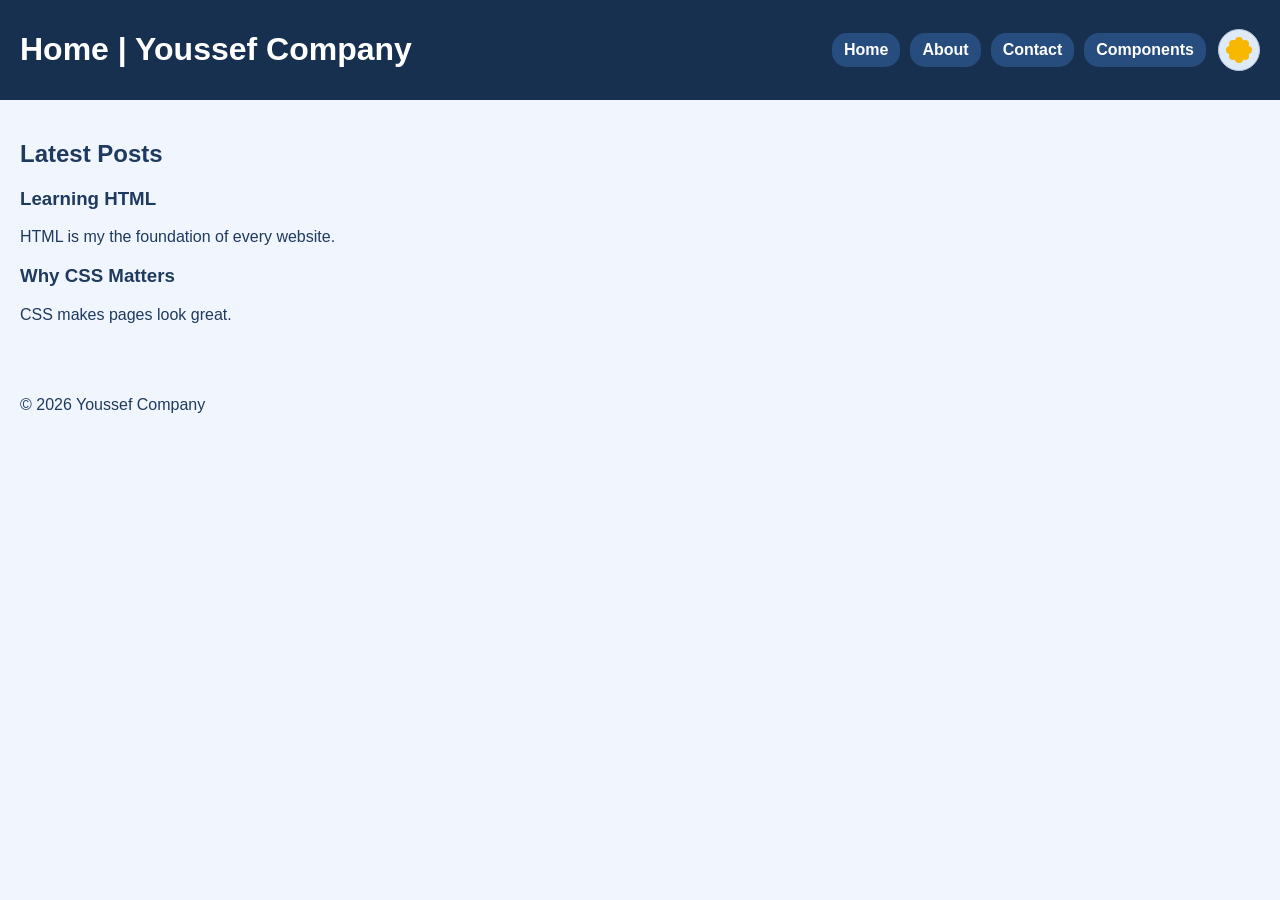
<file: index.html>
<!doctype html>
<html lang="en">
  <head>
    <meta charset="UTF-8" />
    <meta name="viewport" content="width=device-width, initial-scale=1.0" />
    <title>Youssef Company</title>
    <link rel="stylesheet" href="style.css" />
  </head>
  <body>
    <input
      class="theme-toggle-input"
      type="checkbox"
      id="theme-toggle"
      aria-label="Toggle dark mode"
    />
    <header class="header">
      <h1>Home | Youssef Company</h1>
      <div class="header-controls">
        <nav class="links">
          <a href="index.html">Home</a>
          <a href="about.html">About</a>
          <a href="contact.html">Contact</a>
          <a href="component.html">Components</a>
        </nav>
        <label
          class="theme-toggle"
          for="theme-toggle"
          aria-label="Toggle dark mode"
        >
          <span class="theme-toggle-icon" aria-hidden="true"></span>
        </label>
      </div>
    </header>
    <main>
      <section>
        <h2>Latest Posts</h2>
        <article>
          <h3>Learning HTML</h3>
          <p>HTML is my the foundation of every website.</p>
        </article>

        <article>
          <h3>Why CSS Matters</h3>
          <p>CSS makes pages look great.</p>
        </article>
      </section>
    </main>
    <footer>
      <p>&copy; 2026 Youssef Company</p>
    </footer>
  </body>
</html>
</file>
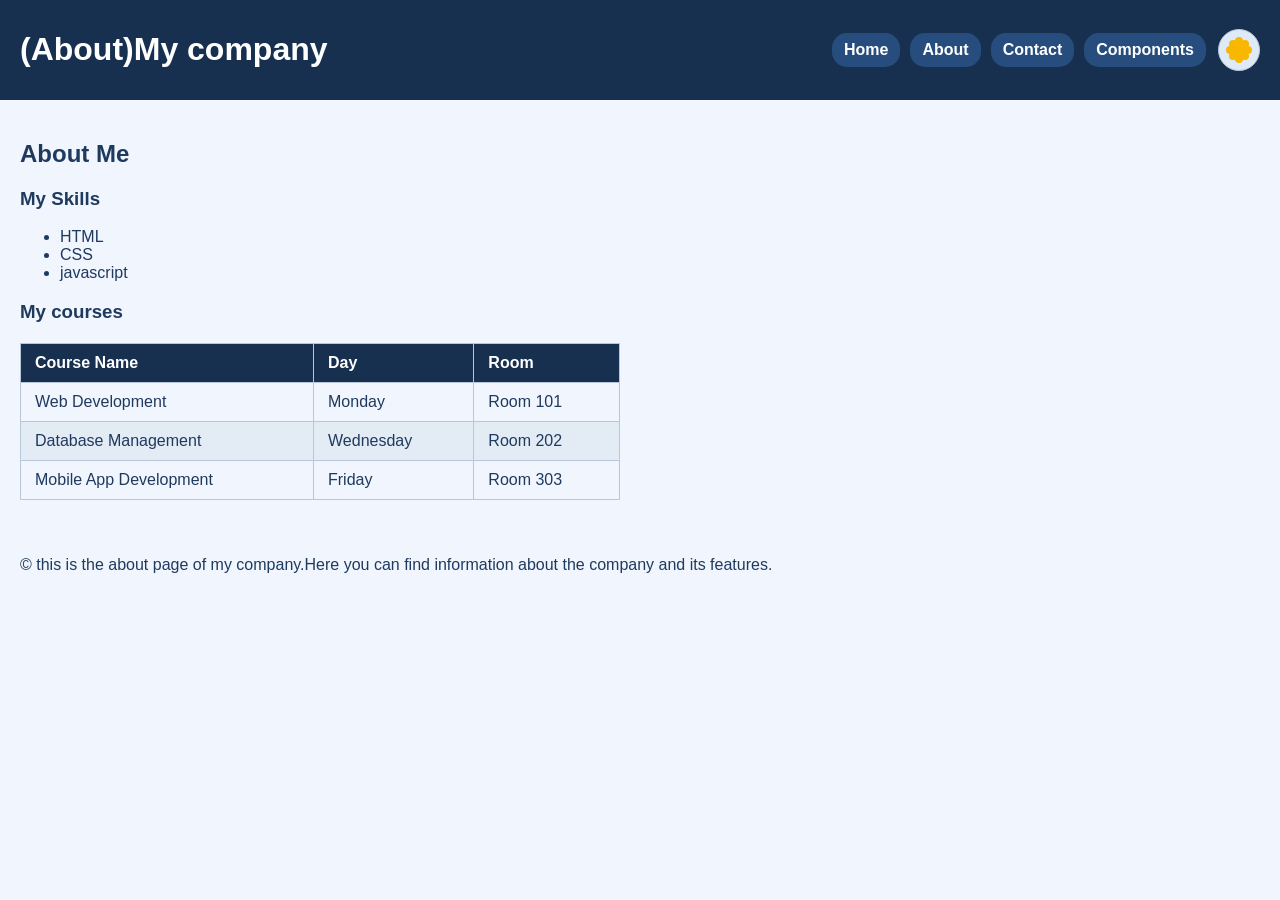
<file: about.html>
<!doctype html>
<html lang="en">
  <head>
    <meta charset="UTF-8" />
    <meta name="viewport" content="width=device-width, initial-scale=1.0" />
    <meta name="color-scheme" content="light dark" />
    <title>this is my company</title>
    <link rel="stylesheet" href="style.css"/>
  </head>
  <body>
    <input
      class="theme-toggle-input"
      type="checkbox"
      id="theme-toggle"
      aria-label="Toggle dark mode"
    />
    <header class="header">
      <h1>(About)My company</h1>
      <div class="header-controls">
        <nav class="links" aria-label="Main navigation">
          <a href="index.html">Home</a>
          <a href="about.html">About</a>
          <a href="contact.html">Contact</a>
          <a href="Components">Components</a>
        </nav>
        <label
          class="theme-toggle"
          for="theme-toggle"
          aria-label="Toggle dark mode"
        >
          <span class="theme-toggle-icon" aria-hidden="true"></span>
        </label>
      </div>
    </header>
    <main>
      <h2>About Me</h2>
      <h3>My Skills</h3>
      <ul>
        <li>HTML</li>
        <li>CSS</li>
        <li>javascript</li>
      </ul>
      <h3>My courses</h3>
      <table class="table">
        <thead>
          <tr class="tr1">
            <th>Course Name</th>
            <th>Day</th>
            <th>Room</th>
          </tr>
        </thead>
        <tbody>
          <tr>
            <td>Web Development</td>
            <td>Monday</td>
            <td>Room 101</td>
          </tr>
          <tr>
            <td>Database Management</td>
            <td>Wednesday</td>
            <td>Room 202</td>
          </tr>
          <tr>
            <td>Mobile App Development</td>
            <td>Friday</td>
            <td>Room 303</td>
        </tbody>
      </table>
    </main>
    <footer>
      <p>&copy; this is the about page of my company.Here you can find information about the company and its features.</p>
    </footer>
  </body>
</html>
</file>
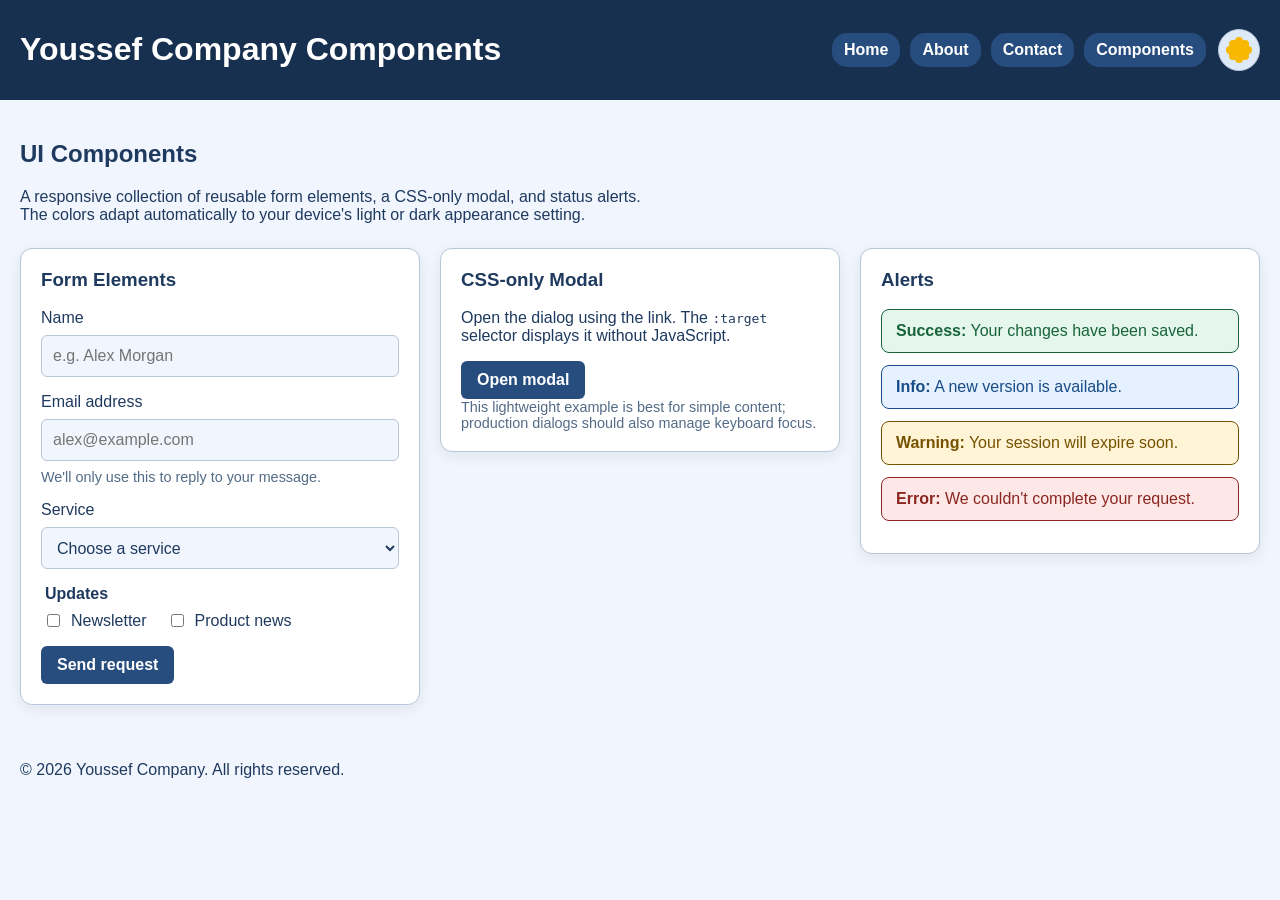
<file: component.html>
<!doctype html>
<html lang="en">
  <head>
    <meta charset="UTF-8" />
    <meta name="viewport" content="width=device-width, initial-scale=1.0" />
    <meta name="color-scheme" content="light dark" />
    <title>Components | Youssef Company</title>
    <link rel="stylesheet" href="style.css" />
  </head>
  <body>
    <input
      class="theme-toggle-input"
      type="checkbox"
      id="theme-toggle"
      aria-label="Toggle dark mode"
    />
    <header class="header">
      <h1>Youssef Company Components</h1>
      <div class="header-controls">
        <nav class="links" aria-label="Main navigation">
          <a href="index.html">Home</a>
          <a href="about.html">About</a>
          <a href="contact.html">Contact</a>
          <a href="component.html" aria-current="page">Components</a>
        </nav>
        <label
          class="theme-toggle"
          for="theme-toggle"
          aria-label="Toggle dark mode"
        >
          <span class="theme-toggle-icon" aria-hidden="true"></span>
        </label>
      </div>
    </header>
    <main id="components">
      <h2>UI Components</h2>
      <p class="component-intro">
        A responsive collection of reusable form elements, a CSS-only modal, and
        status alerts. The colors adapt automatically to your device's light or
        dark appearance setting.
      </p>

      <div class="component-grid">
        <section class="component-card" aria-labelledby="forms-heading">
          <h3 id="forms-heading">Form Elements</h3>
          <form class="form-stack" action="#" method="get">
            <div class="form-field">
              <label for="demo-name">Name</label>
              <input
                id="demo-name"
                name="name"
                type="text"
                placeholder="e.g. Alex Morgan"
                autocomplete="name"
              />
            </div>

            <div class="form-field">
              <label for="demo-email">Email address</label>
              <input
                id="demo-email"
                name="email"
                type="email"
                placeholder="alex@example.com"
                autocomplete="email"
                aria-describedby="email-help"
              />
              <p class="form-help" id="email-help">
                We'll only use this to reply to your message.
              </p>
            </div>

            <div class="form-field">
              <label for="demo-service">Service</label>
              <select id="demo-service" name="service">
                <option value="">Choose a service</option>
                <option value="design">Web design</option>
                <option value="development">Development</option>
                <option value="support">Technical support</option>
              </select>
            </div>

            <fieldset class="choice-group">
              <legend>Updates</legend>
              <label class="choice">
                <input type="checkbox" name="updates" value="newsletter" />
                Newsletter
              </label>
              <label class="choice">
                <input type="checkbox" name="updates" value="product" />
                Product news
              </label>
            </fieldset>

            <button type="submit">Send request</button>
          </form>
        </section>

        <section class="component-card" aria-labelledby="modal-heading">
          <h3 id="modal-heading">CSS-only Modal</h3>
          <p>
            Open the dialog using the link. The <code>:target</code> selector
            displays it without JavaScript.
          </p>
          <a class="button" href="#demo-modal">Open modal</a>
          <p class="form-help">
            This lightweight example is best for simple content; production
            dialogs should also manage keyboard focus.
          </p>
        </section>

        <section class="component-card" aria-labelledby="alerts-heading">
          <h3 id="alerts-heading">Alerts</h3>
          <div class="alert alert-success" role="status">
            <strong>Success:</strong> Your changes have been saved.
          </div>
          <div class="alert alert-info" role="status">
            <strong>Info:</strong> A new version is available.
          </div>
          <div class="alert alert-warning" role="status">
            <strong>Warning:</strong> Your session will expire soon.
          </div>
          <div class="alert alert-error" role="alert">
            <strong>Error:</strong> We couldn't complete your request.
          </div>
        </section>
      </div>

      <div class="modal" id="demo-modal">
        <a
          class="modal-backdrop"
          href="#components"
          aria-label="Close modal"
        ></a>
        <section
          class="modal-panel"
          role="dialog"
          aria-labelledby="modal-title"
          tabindex="-1"
        >
          <a class="button modal-close" href="#components">Close</a>
          <h3 id="modal-title">A CSS-only dialog</h3>
          <p>
            This modal opens and closes with URL fragments and CSS, so it needs
            no JavaScript.
          </p>
        </section>
      </div>
    </main>
    <footer>
      <p>&copy; 2026 Youssef Company. All rights reserved.</p>
    </footer>
  </body>
</html>
</file>
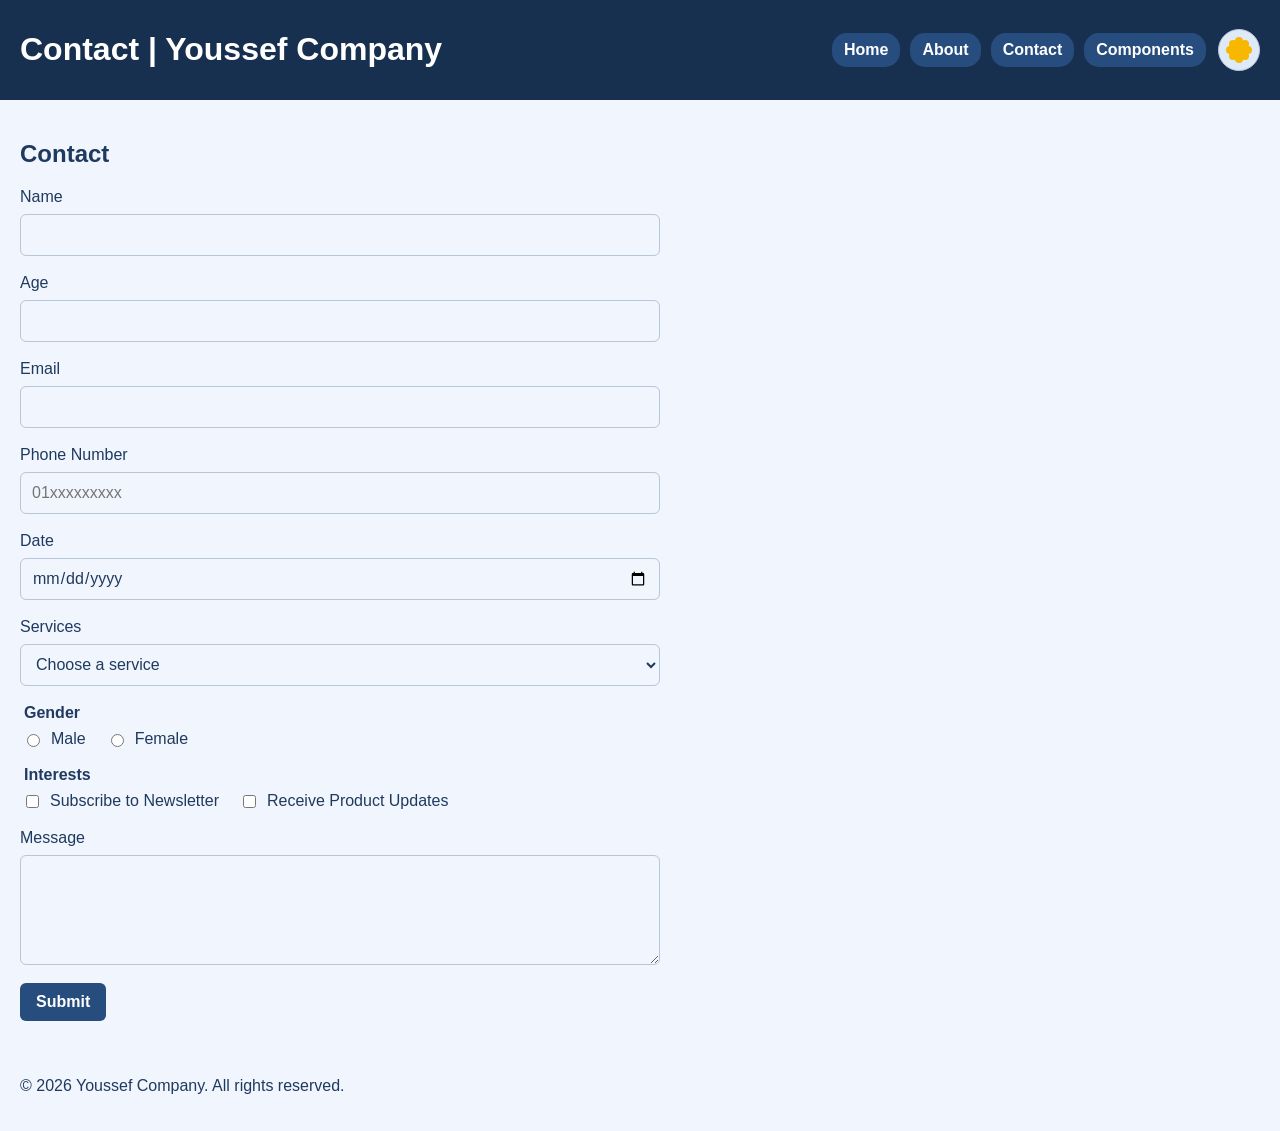
<file: contact.html>
<!doctype html>
<html lang="en">
  <head>
    <meta charset="UTF-8" />
    <meta name="viewport" content="width=device-width, initial-scale=1.0" />
    <title>Youssef Company</title>
    <link rel="stylesheet" href="style.css" />
  </head>
  <body>
    <input
      class="theme-toggle-input"
      type="checkbox"
      id="theme-toggle"
      aria-label="Toggle dark mode"
    />
    <header class="header">
      <h1>Contact | Youssef Company</h1>
      <div class="header-controls">
        <nav class="links">
          <a href="index.html">Home</a>
          <a href="about.html">About</a>
          <a href="contact.html">Contact</a>
          <a href="component.html">Components</a>
        </nav>
        <label
          class="theme-toggle"
          for="theme-toggle"
          aria-label="Toggle dark mode"
        >
          <span class="theme-toggle-icon" aria-hidden="true"></span>
        </label>
      </div>
    </header>
    <main>
      <h2>Contact</h2>
      <form class="contact-form" action="#" method="post">
        <div class="form-field">
          <label for="name">Name</label>
          <input
            type="text"
            id="name"
            name="name"
            autocomplete="name"
            required
          />
        </div>
        <div class="form-field">
          <label for="age">Age</label>
          <input type="number" id="age" name="age" min="10" required />
        </div>
        <div class="form-field">
          <label for="email">Email</label>
          <input
            type="email"
            id="email"
            name="email"
            autocomplete="email"
            required
          />
        </div>
        <div class="form-field">
          <label for="phone">Phone Number</label>
          <input
            type="tel"
            id="phone"
            name="phone"
            placeholder="01xxxxxxxxx"
            autocomplete="tel"
            required
          />
        </div>
        <div class="form-field">
          <label for="date">Date</label>
          <input type="date" id="date" name="date" required />
        </div>
        <div class="form-field">
          <label for="services">Services</label>
          <select id="services" name="services" required>
            <option value="">Choose a service</option>
            <option value="general">General Inquiry</option>
            <option value="support">Technical Support</option>
            <option value="feedback">Feedback</option>
          </select>
        </div>
        <fieldset class="choice-group">
          <legend>Gender</legend>
          <label class="choice" for="male">
            <input type="radio" id="male" name="gender" value="male" />
            Male
          </label>
          <label class="choice" for="female">
            <input type="radio" id="female" name="gender" value="female" />
            Female
          </label>
        </fieldset>
        <fieldset class="choice-group">
          <legend>Interests</legend>
          <label class="choice" for="news">
            <input
              type="checkbox"
              id="news"
              name="interests"
              value="newsletter"
            />
            Subscribe to Newsletter
          </label>
          <label class="choice" for="updates">
            <input
              type="checkbox"
              id="updates"
              name="interests"
              value="updates"
            />
            Receive Product Updates
          </label>
        </fieldset>
        <div class="form-field">
          <label for="message">Message</label>
          <textarea id="message" name="message" rows="4" required></textarea>
        </div>
        <button type="submit">Submit</button>
      </form>
    </main>
    <footer>
      <p>&copy; 2026 Youssef Company. All rights reserved.</p>
    </footer>
  </body>
</html>
</file>
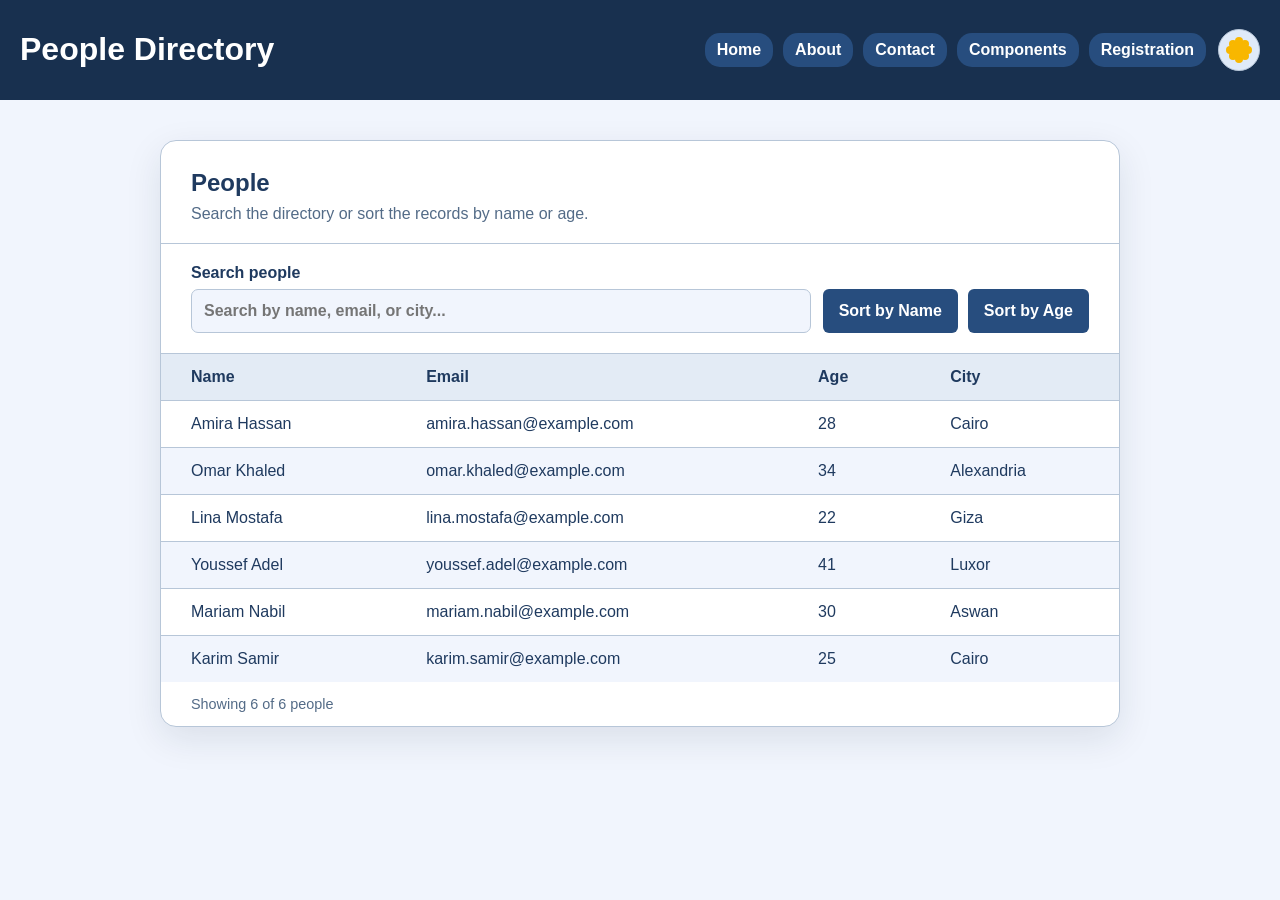
<file: data.html>
<!doctype html>
<html lang="en">
  <head>
    <meta charset="UTF-8" />
    <meta name="viewport" content="width=device-width, initial-scale=1.0" />
    <title>People Directory | Youssef Company</title>
    <link rel="stylesheet" href="style.css" />
    <style>
      main {
        width: min(100%, 1000px);
        margin: 0 auto;
        padding: 40px 20px;
      }

      .directory-card {
        overflow: hidden;
        border: 1px solid var(--border);
        border-radius: 16px;
        background: var(--surface);
        box-shadow: 0 12px 36px rgb(17 35 57 / 10%);
      }

      .directory-heading {
        padding: 28px 30px 20px;
        border-bottom: 1px solid var(--border);
      }

      .directory-heading h2 {
        margin: 0 0 8px;
        color: var(--text);
      }

      .directory-heading p {
        margin: 0;
        color: var(--muted);
      }

      .directory-controls {
        display: flex;
        flex-wrap: wrap;
        align-items: end;
        gap: 12px;
        padding: 20px 30px;
      }

      .search-field {
        display: grid;
        flex: 1 1 240px;
        gap: 7px;
        font-weight: 700;
      }

      .search-field input {
        width: 100%;
        min-height: 44px;
        padding: 10px 12px;
        border: 1px solid var(--border);
        border-radius: 7px;
        background: var(--page-bg);
        color: var(--text);
        font: inherit;
      }

      .sort-controls {
        display: flex;
        flex-wrap: wrap;
        gap: 10px;
      }

      .sort-controls button {
        min-height: 44px;
      }

      .sort-controls button[aria-pressed="true"] {
        background: var(--brand);
      }

      .table-wrap {
        overflow-x: auto;
      }

      .visually-hidden {
        position: absolute;
        width: 1px;
        height: 1px;
        overflow: hidden;
        clip: rect(0, 0, 0, 0);
        white-space: nowrap;
        clip-path: inset(50%);
      }

      .people-table {
        width: 100%;
        border-collapse: collapse;
        text-align: left;
      }

      .people-table th,
      .people-table td {
        padding: 14px 30px;
        border-top: 1px solid var(--border);
      }

      .people-table th {
        background: var(--surface-muted);
        color: var(--text);
      }

      .people-table tbody tr:nth-child(even) {
        background: var(--page-bg);
      }

      .empty-state {
        padding: 24px !important;
        color: var(--muted);
        text-align: center;
      }

      .result-count {
        margin: 0;
        padding: 14px 30px;
        color: var(--muted);
        font-size: 0.9rem;
      }

      @media (max-width: 600px) {
        main {
          padding: 24px 12px;
        }

        .directory-heading,
        .directory-controls {
          padding-right: 18px;
          padding-left: 18px;
        }

        .people-table th,
        .people-table td {
          padding: 12px 18px;
        }

        .result-count {
          padding-right: 18px;
          padding-left: 18px;
        }
      }
    </style>
  </head>
  <body>
    <input
      class="theme-toggle-input"
      type="checkbox"
      id="theme-toggle"
      aria-label="Toggle dark mode"
    />
    <header class="header">
      <h1>People Directory</h1>
      <div class="header-controls">
        <nav class="links" aria-label="Main navigation">
          <a href="index.html">Home</a>
          <a href="about.html">About</a>
          <a href="contact.html">Contact</a>
          <a href="component.html">Components</a>
          <a href="validation.html">Registration</a>
        </nav>
        <label
          class="theme-toggle"
          for="theme-toggle"
          aria-label="Toggle dark mode"
        >
          <span class="theme-toggle-icon" aria-hidden="true"></span>
        </label>
      </div>
    </header>

    <main>
      <section class="directory-card" aria-labelledby="directory-title">
        <div class="directory-heading">
          <h2 id="directory-title">People</h2>
          <p>Search the directory or sort the records by name or age.</p>
        </div>

        <div class="directory-controls">
          <label class="search-field" for="search-input">
            Search people
            <input
              id="search-input"
              type="search"
              placeholder="Search by name, email, or city..."
              autocomplete="off"
            />
          </label>
          <div class="sort-controls" aria-label="Sort records">
            <button id="sort-name" type="button" aria-pressed="false">
              Sort by Name
            </button>
            <button id="sort-age" type="button" aria-pressed="false">
              Sort by Age
            </button>
          </div>
        </div>

        <div class="table-wrap">
          <table class="people-table">
            <caption class="visually-hidden">
              People directory with name, email, age, and city
            </caption>
            <thead>
              <tr>
                <th scope="col">Name</th>
                <th scope="col">Email</th>
                <th scope="col">Age</th>
                <th scope="col">City</th>
              </tr>
            </thead>
            <tbody id="people-rows"></tbody>
          </table>
        </div>
        <p class="result-count" id="result-count" aria-live="polite"></p>
      </section>
    </main>

    <script>
      const people = [
        {
          name: "Amira Hassan",
          email: "amira.hassan@example.com",
          age: 28,
          city: "Cairo",
        },
        {
          name: "Omar Khaled",
          email: "omar.khaled@example.com",
          age: 34,
          city: "Alexandria",
        },
        {
          name: "Lina Mostafa",
          email: "lina.mostafa@example.com",
          age: 22,
          city: "Giza",
        },
        {
          name: "Youssef Adel",
          email: "youssef.adel@example.com",
          age: 41,
          city: "Luxor",
        },
        {
          name: "Mariam Nabil",
          email: "mariam.nabil@example.com",
          age: 30,
          city: "Aswan",
        },
        {
          name: "Karim Samir",
          email: "karim.samir@example.com",
          age: 25,
          city: "Cairo",
        },
      ];

      const rows = document.getElementById("people-rows");
      const searchInput = document.getElementById("search-input");
      const resultCount = document.getElementById("result-count");
      const sortButtons = {
        name: document.getElementById("sort-name"),
        age: document.getElementById("sort-age"),
      };
      const nameCollator = new Intl.Collator(undefined, {
        sensitivity: "base",
      });
      let sortState = { key: null, direction: 1 };

      function renderPeople() {
        const query = searchInput.value.trim().toLocaleLowerCase();
        const filteredPeople = people.filter(({ name, email, city, age }) =>
          [name, email, city, String(age)].some((value) =>
            value.toLocaleLowerCase().includes(query),
          ),
        );

        if (sortState.key) {
          filteredPeople.sort((first, second) => {
            const comparison =
              sortState.key === "age"
                ? first.age - second.age
                : nameCollator.compare(first.name, second.name);
            return comparison * sortState.direction;
          });
        }

        rows.replaceChildren();
        if (filteredPeople.length === 0) {
          const row = document.createElement("tr");
          const cell = document.createElement("td");
          cell.colSpan = 4;
          cell.className = "empty-state";
          cell.textContent = "No matching people found.";
          row.append(cell);
          rows.append(row);
        } else {
          filteredPeople.forEach(({ name, email, age, city }) => {
            const row = document.createElement("tr");
            [name, email, age, city].forEach((value) => {
              const cell = document.createElement("td");
              cell.textContent = value;
              row.append(cell);
            });
            rows.append(row);
          });
        }

        resultCount.textContent = `Showing ${filteredPeople.length} of ${people.length} people`;
      }

      function sortBy(key) {
        sortState = {
          key,
          direction: sortState.key === key ? sortState.direction * -1 : 1,
        };

        Object.entries(sortButtons).forEach(([buttonKey, button]) => {
          button.setAttribute("aria-pressed", String(buttonKey === key));
          button.textContent =
            buttonKey === key
              ? `Sort by ${key === "age" ? "Age" : "Name"} ${
                  sortState.direction === 1 ? "(ascending)" : "(descending)"
                }`
              : `Sort by ${buttonKey === "age" ? "Age" : "Name"}`;
        });

        renderPeople();
      }

      searchInput.addEventListener("input", renderPeople);
      sortButtons.name.addEventListener("click", () => sortBy("name"));
      sortButtons.age.addEventListener("click", () => sortBy("age"));

      renderPeople();
    </script>
  </body>
</html>
</file>
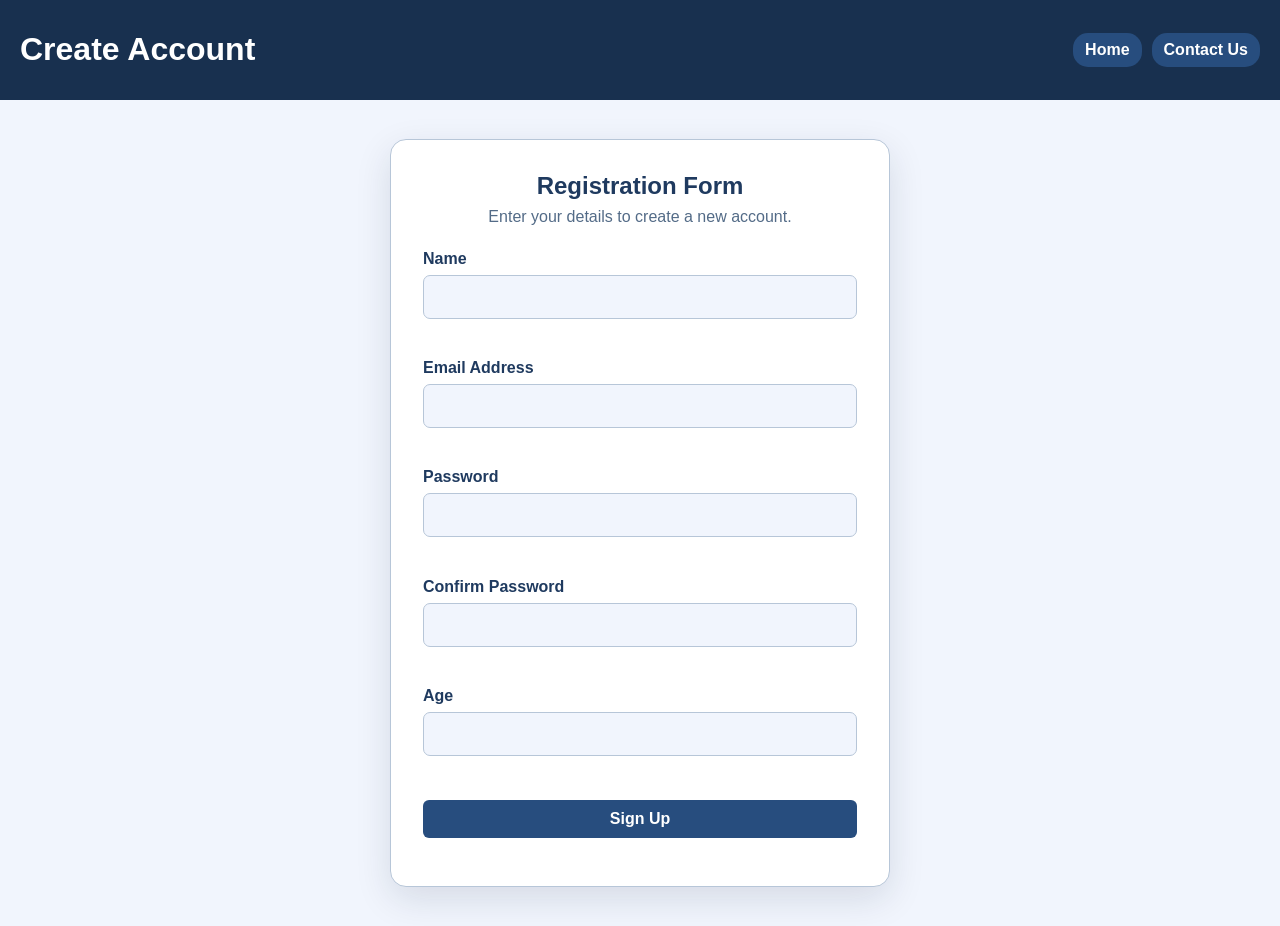
<file: validation.html>
<!doctype html>
<html lang="en" dir="ltr">
  <head>
    <meta charset="UTF-8" />
    <meta name="viewport" content="width=device-width, initial-scale=1.0" />
    <title>Sign Up | Registration</title>
    <link rel="stylesheet" href="style.css" />
    <style>
      body {
        min-height: 100vh;
        font-family: Arial, sans-serif;
      }

      main {
        display: grid;
        min-height: calc(100vh - 74px);
        place-items: center;
        padding: 32px 20px;
      }

      .registration-card {
        width: min(100%, 500px);
        padding: 32px;
        border: 1px solid var(--border);
        border-radius: 16px;
        background: var(--surface);
        box-shadow: 0 12px 36px rgb(17 35 57 / 12%);
      }

      .registration-card h2 {
        margin: 0 0 8px;
        color: var(--text);
        text-align: center;
      }

      .intro {
        margin: 0 0 24px;
        color: var(--muted);
        text-align: center;
      }

      .registration-form {
        display: grid;
        gap: 16px;
      }

      .form-field {
        display: grid;
        gap: 7px;
      }

      .form-field label {
        font-weight: 700;
      }

      .form-field input {
        width: 100%;
        min-height: 44px;
        padding: 10px 12px;
        border: 1px solid var(--border);
        border-radius: 7px;
        background: var(--page-bg);
        color: var(--text);
        font: inherit;
      }

      .form-field input[aria-invalid="true"] {
        border-color: #c62828;
      }

      .form-field input[type="email"],
      .form-field input[type="password"],
      .form-field input[inputmode="numeric"] {
        direction: ltr;
        text-align: left;
      }

      .error-message {
        min-height: 1.2em;
        margin: 0;
        color: #c62828;
        font-size: 0.9rem;
      }

      .registration-form button {
        width: 100%;
        margin-top: 4px;
      }

      .form-status {
        margin: 0;
        color: var(--success-text);
        text-align: center;
      }

      @media (max-width: 480px) {
        .registration-card {
          padding: 24px 18px;
        }
      }
    </style>
  </head>
  <body>
    <header class="header">
      <h1>Create Account</h1>
      <nav class="links" aria-label="Main Navigation">
        <a href="index.html">Home</a>
        <a href="contact.html">Contact Us</a>
      </nav>
    </header>

    <main>
      <section class="registration-card" aria-labelledby="form-title">
        <h2 id="form-title">Registration Form</h2>
        <p class="intro">Enter your details to create a new account.</p>

        <form class="registration-form" id="registration-form" novalidate>
          <div class="form-field">
            <label for="name">Name</label>
            <input id="name" name="name" type="text" autocomplete="name" />
            <p class="error-message" id="name-error" aria-live="polite"></p>
          </div>

          <div class="form-field">
            <label for="email">Email Address</label>
            <input
              id="email"
              name="email"
              type="email"
              autocomplete="email"
              dir="ltr"
            />
            <p class="error-message" id="email-error" aria-live="polite"></p>
          </div>

          <div class="form-field">
            <label for="password">Password</label>
            <input
              id="password"
              name="password"
              type="password"
              autocomplete="new-password"
              dir="ltr"
            />
            <p class="error-message" id="password-error" aria-live="polite"></p>
          </div>

          <div class="form-field">
            <label for="confirm-password">Confirm Password</label>
            <input
              id="confirm-password"
              name="confirmPassword"
              type="password"
              autocomplete="new-password"
              dir="ltr"
            />
            <p
              class="error-message"
              id="confirm-password-error"
              aria-live="polite"
            ></p>
          </div>

          <div class="form-field">
            <label for="age">Age</label>
            <input
              id="age"
              name="age"
              type="text"
              inputmode="numeric"
              autocomplete="off"
            />
            <p class="error-message" id="age-error" aria-live="polite"></p>
          </div>

          <button type="submit">Sign Up</button>
          <p
            class="form-status"
            id="form-status"
            role="status"
            aria-live="polite"
          ></p>
        </form>
      </section>
    </main>

    <script>
      const form = document.getElementById("registration-form");
      const fields = {
        name: document.getElementById("name"),
        email: document.getElementById("email"),
        password: document.getElementById("password"),
        confirmPassword: document.getElementById("confirm-password"),
        age: document.getElementById("age"),
      };
      const validatedFields = new Set();
      const statusMessage = document.getElementById("form-status");

      function getError(fieldName) {
        const value = fields[fieldName].value.trim();

        if (!value) {
          return "This field is required.";
        }

        if (fieldName === "email" && !fields.email.validity.valid) {
          return "Please enter a valid email address.";
        }

        if (fieldName === "password" && fields.password.value.length < 8) {
          return "Password must be at least 8 characters.";
        }

        if (
          fieldName === "confirmPassword" &&
          fields.confirmPassword.value !== fields.password.value
        ) {
          return "Passwords do not match.";
        }

        if (fieldName === "age") {
          const ageText = fields.age.value.trim();
          const age = Number(ageText);
          if (
            !/^\d+$/.test(ageText) ||
            !Number.isSafeInteger(age) ||
            age < 1 ||
            age > 120
          ) {
            return "Please enter a valid age between 1 and 120.";
          }
        }

        return "";
      }

      function validateField(fieldName) {
        const input = fields[fieldName];
        const error = getError(fieldName);
        const errorElement = document.getElementById(`${input.id}-error`);

        input.setAttribute("aria-invalid", String(Boolean(error)));
        input.setAttribute("aria-describedby", errorElement.id);
        errorElement.textContent = error;
        return !error;
      }

      Object.entries(fields).forEach(([fieldName, input]) => {
        input.addEventListener("input", () => {
          statusMessage.textContent = "";
          validatedFields.add(fieldName);
          validateField(fieldName);

          if (
            fieldName === "password" &&
            validatedFields.has("confirmPassword")
          ) {
            validateField("confirmPassword");
          }
        });

        input.addEventListener("blur", () => {
          validatedFields.add(fieldName);
          validateField(fieldName);
        });
      });

      form.addEventListener("submit", (event) => {
        validatedFields.clear();
        Object.keys(fields).forEach((fieldName) =>
          validatedFields.add(fieldName),
        );

        const isValid = Object.keys(fields).map(validateField).every(Boolean);
        if (!isValid) {
          event.preventDefault();
          statusMessage.textContent = "";
          return;
        }

        event.preventDefault();
        statusMessage.textContent = "Data validated successfully!";
      });
    </script>
  </body>
</html>
</file>
<file: style.css>
:root {
  color-scheme: light;
  --page-bg: #f1f5fd;
  --surface: #ffffff;
  --surface-muted: #e3ebf5;
  --text: #1f3a5f;
  --muted: #536b87;
  --border: #b7c6d8;
  --brand: #18304f;
  --brand-hover: #152b47;
  --link-bg: #274d7e;
  --focus: #4388df;
  --success-bg: #e5f6ec;
  --success-text: #17643a;
  --warning-bg: #fff4d6;
  --warning-text: #765200;
  --error-bg: #fde8e7;
  --error-text: #8a2722;
  --info-bg: #e6f1ff;
  --info-text: #174c86;
  --toggle-bg: #dfeaf9;
  --toggle-text: #18304f;
  font-family: Arial, sans-serif;
}

body:has(.theme-toggle-input:checked) {
  color-scheme: dark;
  --page-bg: #111a27;
  --surface: #1b293a;
  --surface-muted: #26384d;
  --text: #e4edf8;
  --muted: #adbed2;
  --border: #435872;
  --brand: #101b29;
  --brand-hover: #263b54;
  --link-bg: #304c6e;
  --focus: #8abaff;
  --success-bg: #173c2a;
  --success-text: #a7e7bd;
  --warning-bg: #493b18;
  --warning-text: #ffe08a;
  --error-bg: #4b2524;
  --error-text: #ffb3ad;
  --info-bg: #1b3554;
  --info-text: #b4d4ff;
  --toggle-bg: #26384d;
  --toggle-text: #e4edf8;
}

* {
  box-sizing: border-box;
}

body {
  background-color: var(--page-bg);
  color: var(--text);
  margin: 0;
  min-width: 320px;
  transition:
    background-color 0.2s ease,
    color 0.2s ease;
}

.header {
  color: #ffffff;
  background-color: var(--brand);
  display: flex;
  justify-content: space-between;
  align-items: center;
  gap: 16px;
  padding: 10px 20px;
}

.header-controls {
  display: flex;
  justify-content: center;
  align-items: center;
  gap: 12px;
  flex-wrap: wrap;
}

.theme-toggle {
  display: inline-flex;
  align-items: center;
  justify-content: center;
  border: 1px solid var(--border);
  background: var(--toggle-bg);
  color: var(--toggle-text);
  border-radius: 999px;
  width: 42px;
  height: 42px;
  cursor: pointer;
  transition:
    background-color 0.2s ease,
    color 0.2s ease;
}

.theme-toggle-input {
  position: absolute;
  opacity: 0;
  pointer-events: none;
}

.theme-toggle-icon {
  position: relative;
  width: 18px;
  height: 18px;
  display: inline-block;
  border-radius: 50%;
  background: currentColor;
  transition: all 0.2s ease;
}

.theme-toggle-icon::before,
.theme-toggle-icon::after {
  content: "";
  position: absolute;
  inset: 0;
  border-radius: 50%;
}

body:not(:has(.theme-toggle-input:checked)) .theme-toggle-icon {
  background: #f8b700;
  box-shadow:
    0 -9px 0 -5px #f8b700,
    0 9px 0 -5px #f8b700,
    -9px 0 0 -5px #f8b700,
    9px 0 0 -5px #f8b700,
    -6px -6px 0 -5px #f8b700,
    6px -6px 0 -5px #f8b700,
    -6px 6px 0 -5px #f8b700,
    6px 6px 0 -5px #f8b700;
}

body:has(.theme-toggle-input:checked) .theme-toggle-icon {
  background: currentColor;
  box-shadow: none;
  transform: rotate(-20deg);
}

body:has(.theme-toggle-input:checked) .theme-toggle-icon::before {
  inset: 3px 3px 3px 8px;
  background: var(--toggle-bg);
}

body:has(.theme-toggle-input:checked) .theme-toggle-icon::after {
  inset: 0;
  background: transparent;
  box-shadow: -6px 0 0 1px var(--toggle-bg);
  transform: translateX(3px);
}

.links {
  display: flex;
  flex-wrap: wrap;
  gap: 10px;
}

.links a {
  background-color: var(--link-bg);
  color: #fff;
  text-decoration: none;
  font-weight: bold;
  border-radius: 15px;
  padding: 8px 12px;
}

.links a:hover {
  background-color: var(--brand-hover);
}

h1 {
  color: #ffffff;
  text-align: center;
}

main,
footer {
  padding: 20px;
}

a {
  color: var(--link-bg);
}

a:focus-visible,
button:focus-visible,
input:focus-visible,
select:focus-visible,
textarea:focus-visible {
  outline: 3px solid var(--focus);
  outline-offset: 2px;
}

.table {
  border-collapse: collapse;
  margin-top: 20px;
  width: 100%;
  max-width: 600px;
  text-align: left;
}

.table caption {
  font-size: 1.25rem;
  font-weight: bold;
  margin-bottom: 10px;
  text-align: left;
}

.table th,
.table td {
  border: 1px solid var(--border);
  padding: 10px 14px;
}

.table th {
  background-color: var(--brand);
  color: #ffffff;
}

.table tbody tr:nth-child(even) {
  background-color: var(--surface-muted);
}

.component-intro {
  max-width: 70ch;
  margin-bottom: 24px;
}

.component-grid {
  display: grid;
  grid-template-columns: minmax(0, 1fr);
  gap: 20px;
  align-items: start;
}

.component-card {
  min-width: 0;
  padding: 20px;
  border: 1px solid var(--border);
  border-radius: 12px;
  background: var(--surface);
  box-shadow: 0 4px 14px rgb(17 35 57 / 8%);
}

.component-card h3 {
  margin-top: 0;
}

.form-stack,
.form-field {
  display: grid;
  gap: 8px;
}

.form-stack {
  gap: 16px;
}

.form-field input,
.form-field select,
.form-field textarea,
.contact-form input:not([type="radio"]):not([type="checkbox"]),
.contact-form select,
.contact-form textarea {
  width: 100%;
  min-height: 42px;
  padding: 9px 11px;
  border: 1px solid var(--border);
  border-radius: 6px;
  background: var(--page-bg);
  color: var(--text);
  font: inherit;
}

.form-field textarea,
.contact-form textarea {
  min-height: 110px;
  resize: vertical;
}

.form-help {
  margin: 0;
  color: var(--muted);
  font-size: 0.9rem;
}

.choice-group {
  display: flex;
  flex-wrap: wrap;
  gap: 12px 20px;
  padding: 0;
  border: 0;
}

.choice-group legend {
  margin-bottom: 8px;
  font-weight: 700;
}

.choice {
  display: inline-flex;
  align-items: center;
  gap: 8px;
}

button,
.button {
  display: inline-block;
  width: fit-content;
  padding: 10px 16px;
  border: 0;
  border-radius: 6px;
  background: var(--link-bg);
  color: #fff;
  font: inherit;
  font-weight: 700;
  text-decoration: none;
  cursor: pointer;
}

.theme-toggle:hover,
button:hover,
.button:hover {
  filter: brightness(1.05);
}

button:hover,
.button:hover {
  background: var(--brand-hover);
}

.alert {
  margin: 12px 0;
  padding: 12px 14px;
  border: 1px solid currentColor;
  border-radius: 8px;
}

.alert-success {
  background: var(--success-bg);
  color: var(--success-text);
}

.alert-warning {
  background: var(--warning-bg);
  color: var(--warning-text);
}

.alert-error {
  background: var(--error-bg);
  color: var(--error-text);
}

.alert-info {
  background: var(--info-bg);
  color: var(--info-text);
}

.modal {
  display: none;
  position: fixed;
  z-index: 10;
  inset: 0;
  align-items: center;
  justify-items: center;
  padding: 20px;
}

.modal:target {
  display: grid;
}

.modal-backdrop {
  position: absolute;
  inset: 0;
  background: rgb(0 0 0 / 65%);
}

.modal-panel {
  position: relative;
  z-index: 1;
  width: min(100%, 480px);
  padding: 24px;
  border: 1px solid var(--border);
  border-radius: 12px;
  background: var(--surface);
  box-shadow: 0 16px 48px rgb(0 0 0 / 30%);
}

.modal-panel h3 {
  margin-top: 0;
}

.modal-close {
  position: absolute;
  top: 12px;
  right: 12px;
  padding: 6px 10px;
}

.contact-form {
  display: grid;
  gap: 18px;
  max-width: 640px;
}

@media (min-width: 640px) {
  .component-grid {
    grid-template-columns: repeat(2, minmax(0, 1fr));
  }
}

@media (min-width: 960px) {
  .component-grid {
    grid-template-columns: repeat(3, minmax(0, 1fr));
  }
}

@media (max-width: 640px) {
  .header {
    flex-direction: column;
  }

  .links {
    justify-content: center;
  }
}
</file>
